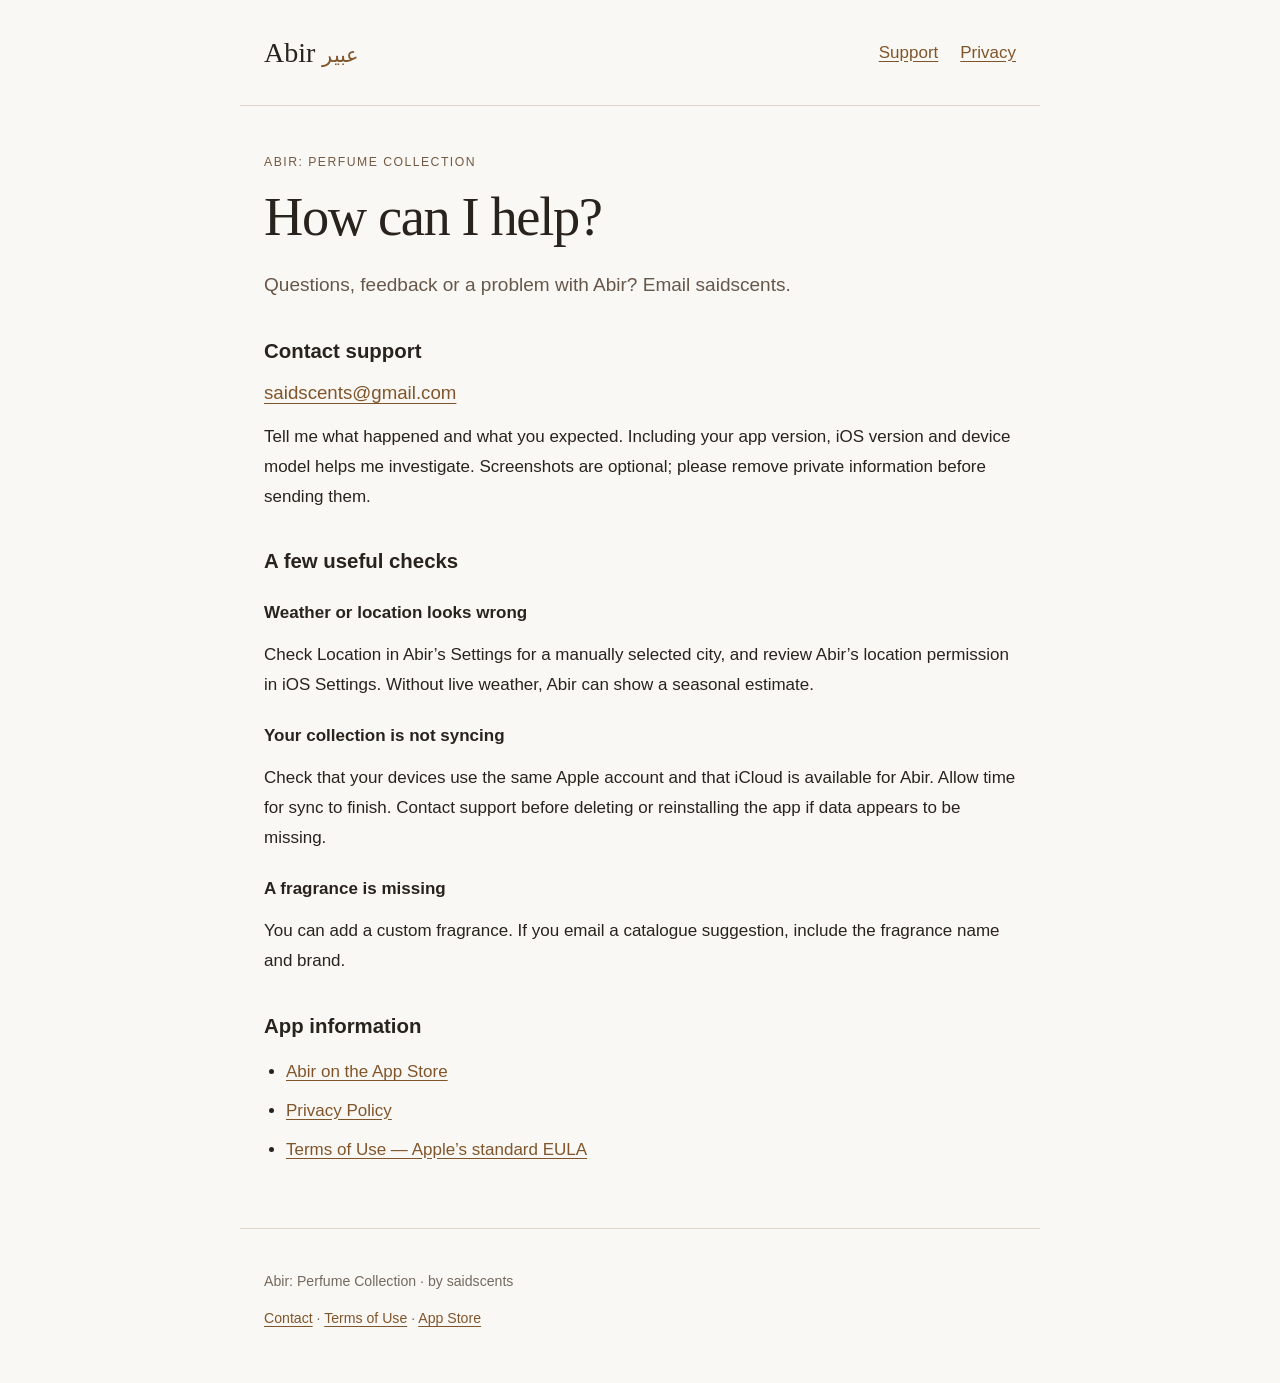
<file: index.html>
<!doctype html>
<html lang="en">
<head>
<meta charset="utf-8">
<meta name="viewport" content="width=device-width, initial-scale=1">
<meta name="description" content="Contact saidscents for help with Abir: Perfume Collection.">
<meta name="color-scheme" content="light dark">
<title>Support · Abir</title>
<link rel="stylesheet" href="style.css">
</head>
<body>
<a class="skip" href="#main">Skip to content</a>
<header><a class="brand" href="index.html">Abir <span lang="ar" dir="rtl">عبير</span></a><nav aria-label="Main"><a href="index.html">Support</a><a href="privacy.html">Privacy</a></nav></header>
<main id="main"><p class="eyebrow">Abir: Perfume Collection</p><h1>How can I help?</h1><p class="summary">Questions, feedback or a problem with Abir? Email saidscents.</p>
<section aria-labelledby="contact"><h2 id="contact">Contact support</h2><p><a class="contact" href="mailto:saidscents@gmail.com?subject=Abir%20support">saidscents@gmail.com</a></p><p>Tell me what happened and what you expected. Including your app version, iOS version and device model helps me investigate. Screenshots are optional; please remove private information before sending them.</p></section>
<section aria-labelledby="help"><h2 id="help">A few useful checks</h2><h3>Weather or location looks wrong</h3><p>Check Location in Abir’s Settings for a manually selected city, and review Abir’s location permission in iOS Settings. Without live weather, Abir can show a seasonal estimate.</p><h3>Your collection is not syncing</h3><p>Check that your devices use the same Apple account and that iCloud is available for Abir. Allow time for sync to finish. Contact support before deleting or reinstalling the app if data appears to be missing.</p><h3>A fragrance is missing</h3><p>You can add a custom fragrance. If you email a catalogue suggestion, include the fragrance name and brand.</p></section>
<section aria-labelledby="links"><h2 id="links">App information</h2><ul><li><a href="https://apps.apple.com/us/app/abir-perfume-collection/id6825041547">Abir on the App Store</a></li><li><a href="privacy.html">Privacy Policy</a></li><li><a href="https://www.apple.com/legal/internet-services/itunes/dev/stdeula/">Terms of Use — Apple’s standard EULA</a></li></ul></section></main>
<footer><p>Abir: Perfume Collection · by saidscents</p><p><a href="mailto:saidscents@gmail.com">Contact</a> · <a href="https://www.apple.com/legal/internet-services/itunes/dev/stdeula/">Terms of Use</a> · <a href="https://apps.apple.com/us/app/abir-perfume-collection/id6825041547">App Store</a></p></footer>
</body>
</html>
</file>
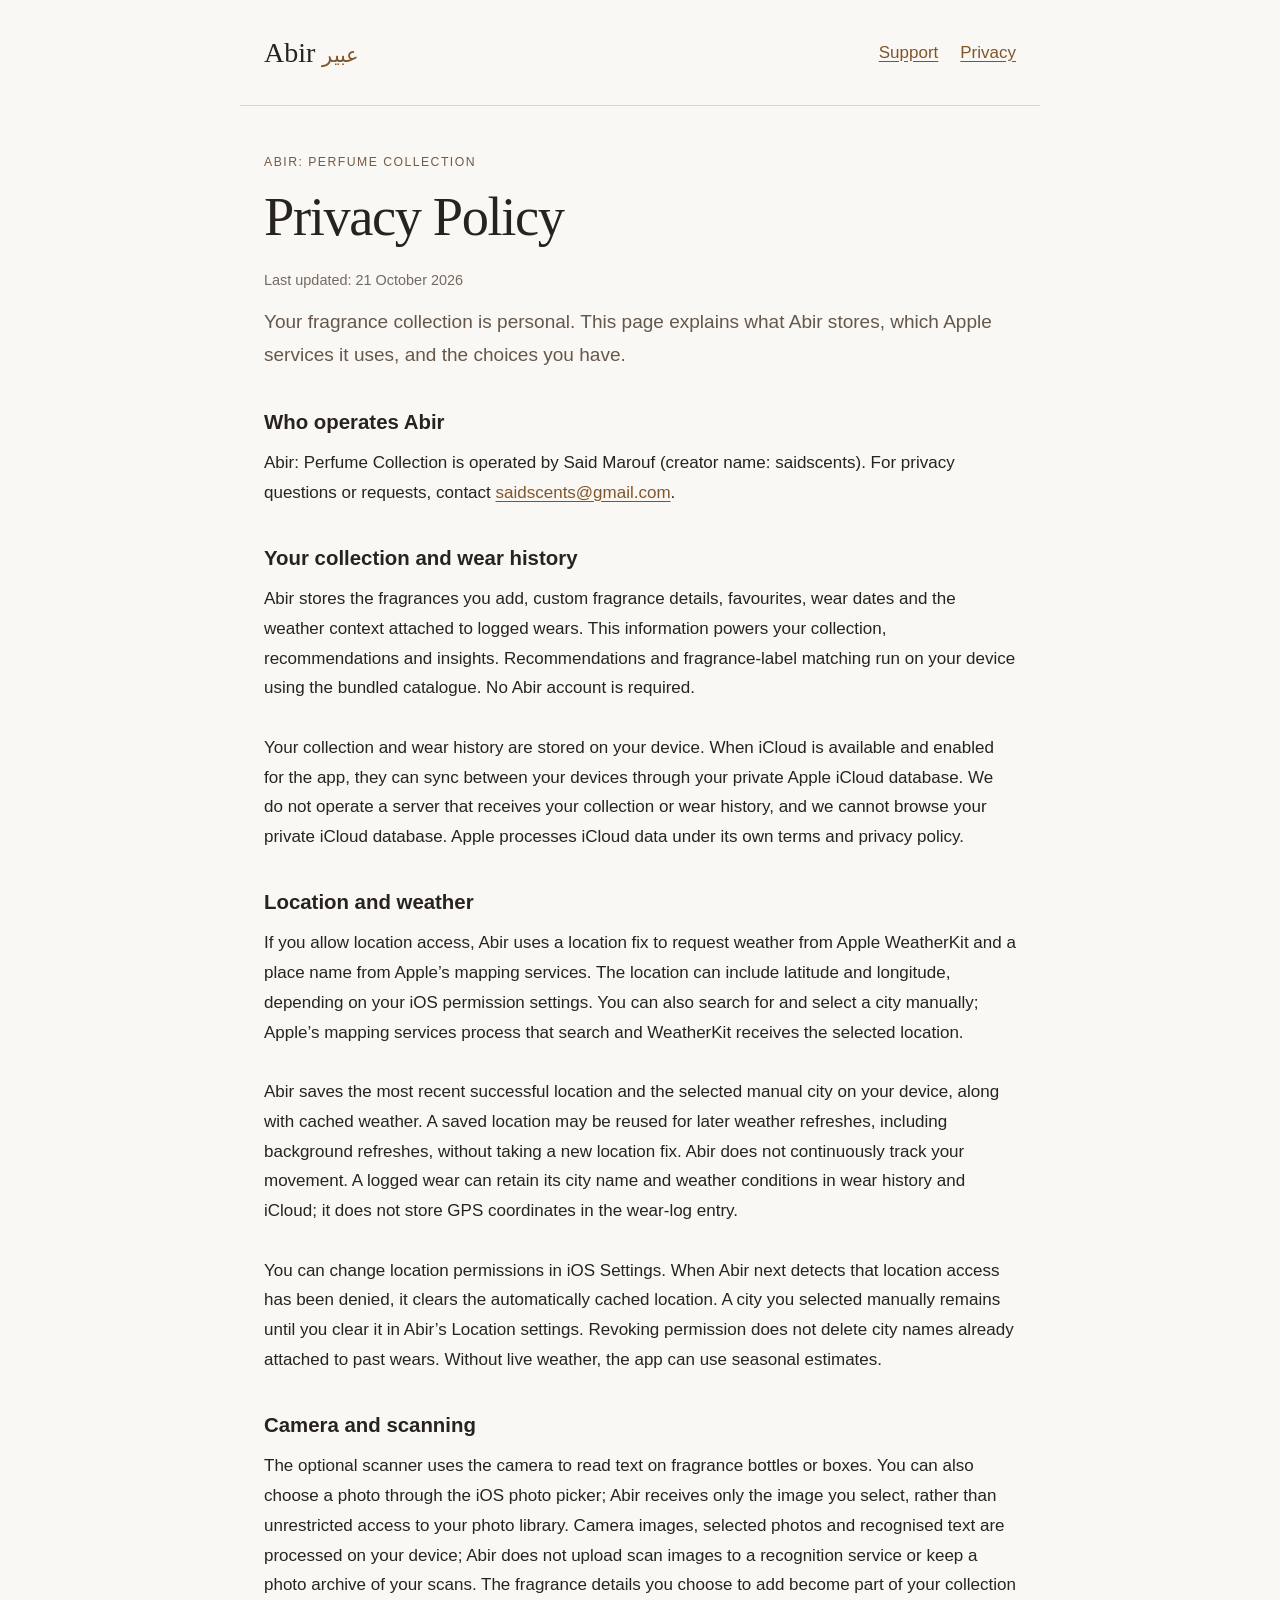
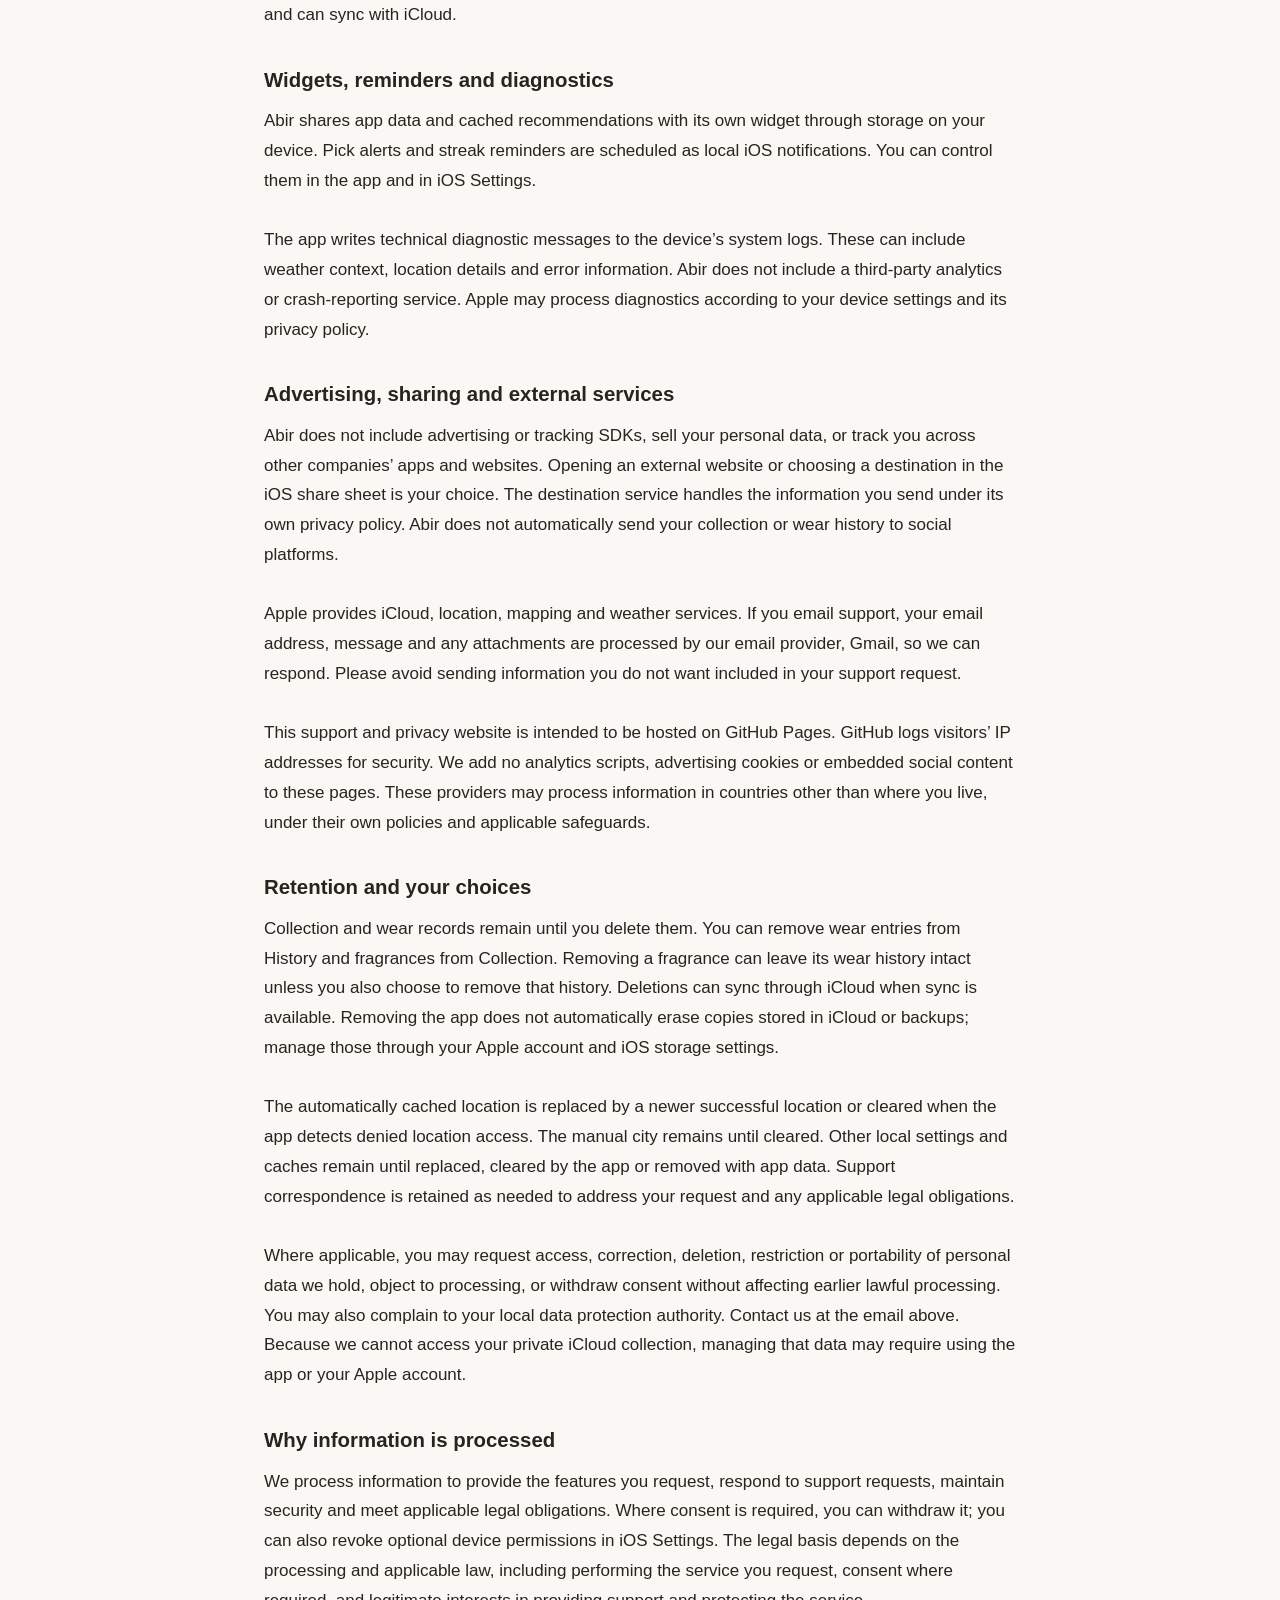
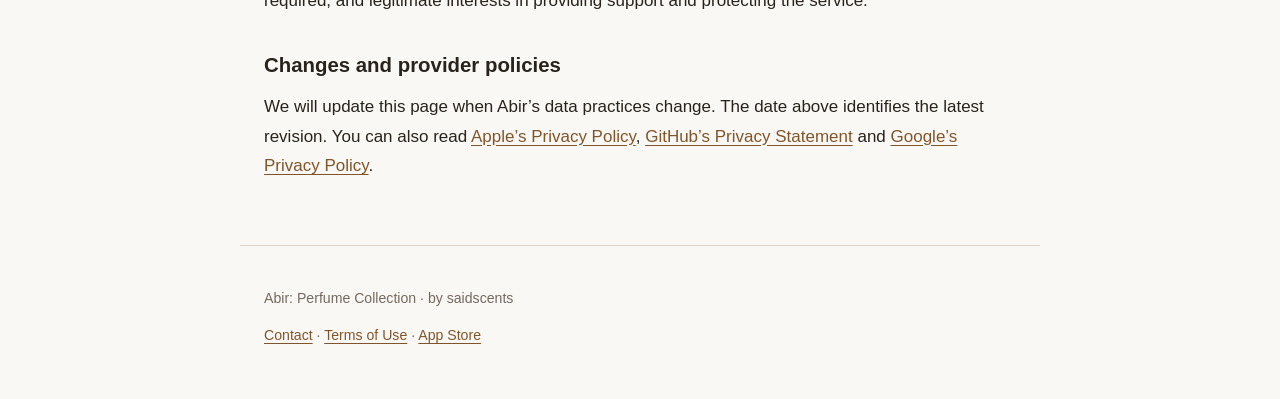
<file: privacy.html>
<!doctype html>
<html lang="en">
<head>
<meta charset="utf-8">
<meta name="viewport" content="width=device-width, initial-scale=1">
<meta name="description" content="Privacy policy for Abir: Perfume Collection, including iCloud, location, weather, camera scanning and support.">
<meta name="color-scheme" content="light dark">
<title>Privacy Policy · Abir</title>
<link rel="stylesheet" href="style.css">
</head>
<body>
<a class="skip" href="#main">Skip to content</a>
<header><a class="brand" href="index.html">Abir <span lang="ar" dir="rtl">عبير</span></a><nav aria-label="Main"><a href="index.html">Support</a><a href="privacy.html">Privacy</a></nav></header>
<main id="main"><p class="eyebrow">Abir: Perfume Collection</p><h1>Privacy Policy</h1><p class="updated">Last updated: <time datetime="2026-10-21">21 October 2026</time></p><p class="summary">Your fragrance collection is personal. This page explains what Abir stores, which Apple services it uses, and the choices you have.</p>
<section aria-labelledby="section-1"><h2 id="section-1">Who operates Abir</h2><p>Abir: Perfume Collection is operated by Said Marouf (creator name: saidscents). For privacy questions or requests, contact <a href="mailto:saidscents@gmail.com">saidscents@gmail.com</a>.</p></section>
<section aria-labelledby="section-2"><h2 id="section-2">Your collection and wear history</h2><p>Abir stores the fragrances you add, custom fragrance details, favourites, wear dates and the weather context attached to logged wears. This information powers your collection, recommendations and insights. Recommendations and fragrance-label matching run on your device using the bundled catalogue. No Abir account is required.<br><br>Your collection and wear history are stored on your device. When iCloud is available and enabled for the app, they can sync between your devices through your private Apple iCloud database. We do not operate a server that receives your collection or wear history, and we cannot browse your private iCloud database. Apple processes iCloud data under its own terms and privacy policy.</p></section>
<section aria-labelledby="section-3"><h2 id="section-3">Location and weather</h2><p>If you allow location access, Abir uses a location fix to request weather from Apple WeatherKit and a place name from Apple’s mapping services. The location can include latitude and longitude, depending on your iOS permission settings. You can also search for and select a city manually; Apple’s mapping services process that search and WeatherKit receives the selected location.<br><br>Abir saves the most recent successful location and the selected manual city on your device, along with cached weather. A saved location may be reused for later weather refreshes, including background refreshes, without taking a new location fix. Abir does not continuously track your movement. A logged wear can retain its city name and weather conditions in wear history and iCloud; it does not store GPS coordinates in the wear-log entry.<br><br>You can change location permissions in iOS Settings. When Abir next detects that location access has been denied, it clears the automatically cached location. A city you selected manually remains until you clear it in Abir’s Location settings. Revoking permission does not delete city names already attached to past wears. Without live weather, the app can use seasonal estimates.</p></section>
<section aria-labelledby="section-4"><h2 id="section-4">Camera and scanning</h2><p>The optional scanner uses the camera to read text on fragrance bottles or boxes. You can also choose a photo through the iOS photo picker; Abir receives only the image you select, rather than unrestricted access to your photo library. Camera images, selected photos and recognised text are processed on your device; Abir does not upload scan images to a recognition service or keep a photo archive of your scans. The fragrance details you choose to add become part of your collection and can sync with iCloud.</p></section>
<section aria-labelledby="section-5"><h2 id="section-5">Widgets, reminders and diagnostics</h2><p>Abir shares app data and cached recommendations with its own widget through storage on your device. Pick alerts and streak reminders are scheduled as local iOS notifications. You can control them in the app and in iOS Settings.<br><br>The app writes technical diagnostic messages to the device’s system logs. These can include weather context, location details and error information. Abir does not include a third-party analytics or crash-reporting service. Apple may process diagnostics according to your device settings and its privacy policy.</p></section>
<section aria-labelledby="section-6"><h2 id="section-6">Advertising, sharing and external services</h2><p>Abir does not include advertising or tracking SDKs, sell your personal data, or track you across other companies’ apps and websites. Opening an external website or choosing a destination in the iOS share sheet is your choice. The destination service handles the information you send under its own privacy policy. Abir does not automatically send your collection or wear history to social platforms.<br><br>Apple provides iCloud, location, mapping and weather services. If you email support, your email address, message and any attachments are processed by our email provider, Gmail, so we can respond. Please avoid sending information you do not want included in your support request.<br><br>This support and privacy website is intended to be hosted on GitHub Pages. GitHub logs visitors’ IP addresses for security. We add no analytics scripts, advertising cookies or embedded social content to these pages. These providers may process information in countries other than where you live, under their own policies and applicable safeguards.</p></section>
<section aria-labelledby="section-7"><h2 id="section-7">Retention and your choices</h2><p>Collection and wear records remain until you delete them. You can remove wear entries from History and fragrances from Collection. Removing a fragrance can leave its wear history intact unless you also choose to remove that history. Deletions can sync through iCloud when sync is available. Removing the app does not automatically erase copies stored in iCloud or backups; manage those through your Apple account and iOS storage settings.<br><br>The automatically cached location is replaced by a newer successful location or cleared when the app detects denied location access. The manual city remains until cleared. Other local settings and caches remain until replaced, cleared by the app or removed with app data. Support correspondence is retained as needed to address your request and any applicable legal obligations.<br><br>Where applicable, you may request access, correction, deletion, restriction or portability of personal data we hold, object to processing, or withdraw consent without affecting earlier lawful processing. You may also complain to your local data protection authority. Contact us at the email above. Because we cannot access your private iCloud collection, managing that data may require using the app or your Apple account.</p></section>
<section aria-labelledby="section-8"><h2 id="section-8">Why information is processed</h2><p>We process information to provide the features you request, respond to support requests, maintain security and meet applicable legal obligations. Where consent is required, you can withdraw it; you can also revoke optional device permissions in iOS Settings. The legal basis depends on the processing and applicable law, including performing the service you request, consent where required, and legitimate interests in providing support and protecting the service.</p></section>
<section aria-labelledby="section-9"><h2 id="section-9">Changes and provider policies</h2><p>We will update this page when Abir’s data practices change. The date above identifies the latest revision. You can also read <a href="https://www.apple.com/legal/privacy/">Apple’s Privacy Policy</a>, <a href="https://docs.github.com/en/site-policy/privacy-policies/github-general-privacy-statement">GitHub’s Privacy Statement</a> and <a href="https://policies.google.com/privacy">Google’s Privacy Policy</a>.</p></section></main>
<footer><p>Abir: Perfume Collection · by saidscents</p><p><a href="mailto:saidscents@gmail.com">Contact</a> · <a href="https://www.apple.com/legal/internet-services/itunes/dev/stdeula/">Terms of Use</a> · <a href="https://apps.apple.com/us/app/abir-perfume-collection/id6825041547">App Store</a></p></footer>
</body>
</html>
</file>
<file: style.css>
*{box-sizing:border-box}html{color-scheme:light dark;background:#faf8f4;color:#29231e;font:17px/1.75 -apple-system,BlinkMacSystemFont,"Segoe UI",sans-serif}body{margin:0}a{color:#81552b;text-underline-offset:.2em;overflow-wrap:anywhere}a:hover{text-decoration-thickness:2px}a:focus-visible{outline:3px solid #aa723b;outline-offset:5px;border-radius:2px}header,main,footer{max-width:800px;margin:auto;padding:28px 24px}header{display:flex;justify-content:space-between;align-items:center;gap:24px;border-bottom:1px solid #ded6cc}nav{display:flex;gap:22px;flex-wrap:wrap}.brand{font-family:Georgia,serif;font-size:28px;text-decoration:none;color:inherit}.brand span{font-size:21px;color:#81552b;margin-inline-start:8px}.eyebrow{text-transform:uppercase;letter-spacing:.12em;font-size:.72rem;color:#735a44;margin-top:18px}h1{font:500 clamp(2.2rem,7vw,3.2rem)/1.18 Georgia,serif;letter-spacing:-.025em;margin:12px 0 18px}h2{font-size:1.2rem;line-height:1.4;margin:0 0 12px}h3{font-size:1rem;margin:22px 0 8px}.updated{font-size:.85rem;color:#746a60}.summary{font-size:1.12rem;color:#66574b}section{margin:36px 0}p{margin:12px 0}li{margin:9px 0}ul{padding-inline-start:22px}.contact{font-size:1.1rem}footer{border-top:1px solid #ded6cc;font-size:.83rem;color:#746a60;padding-bottom:40px}.skip{position:absolute;top:-100px;left:12px;padding:8px 16px;background:#faf8f4;z-index:1}.skip:focus{top:8px}@media(prefers-color-scheme:dark){html{background:#191714;color:#eee7dd}a,.brand span{color:#ddb183}.summary{color:#c4b8ab}.eyebrow,.updated,footer{color:#baa996}header,footer{border-color:#4b4138}.skip{background:#191714}}@media(max-width:380px){header{align-items:flex-start;flex-direction:column;gap:12px}}@media print{html{background:white;color:black;font-size:11pt}header,footer{padding-block:12px}nav,.skip{display:none}a{color:inherit}section{break-inside:avoid}}
</file>
